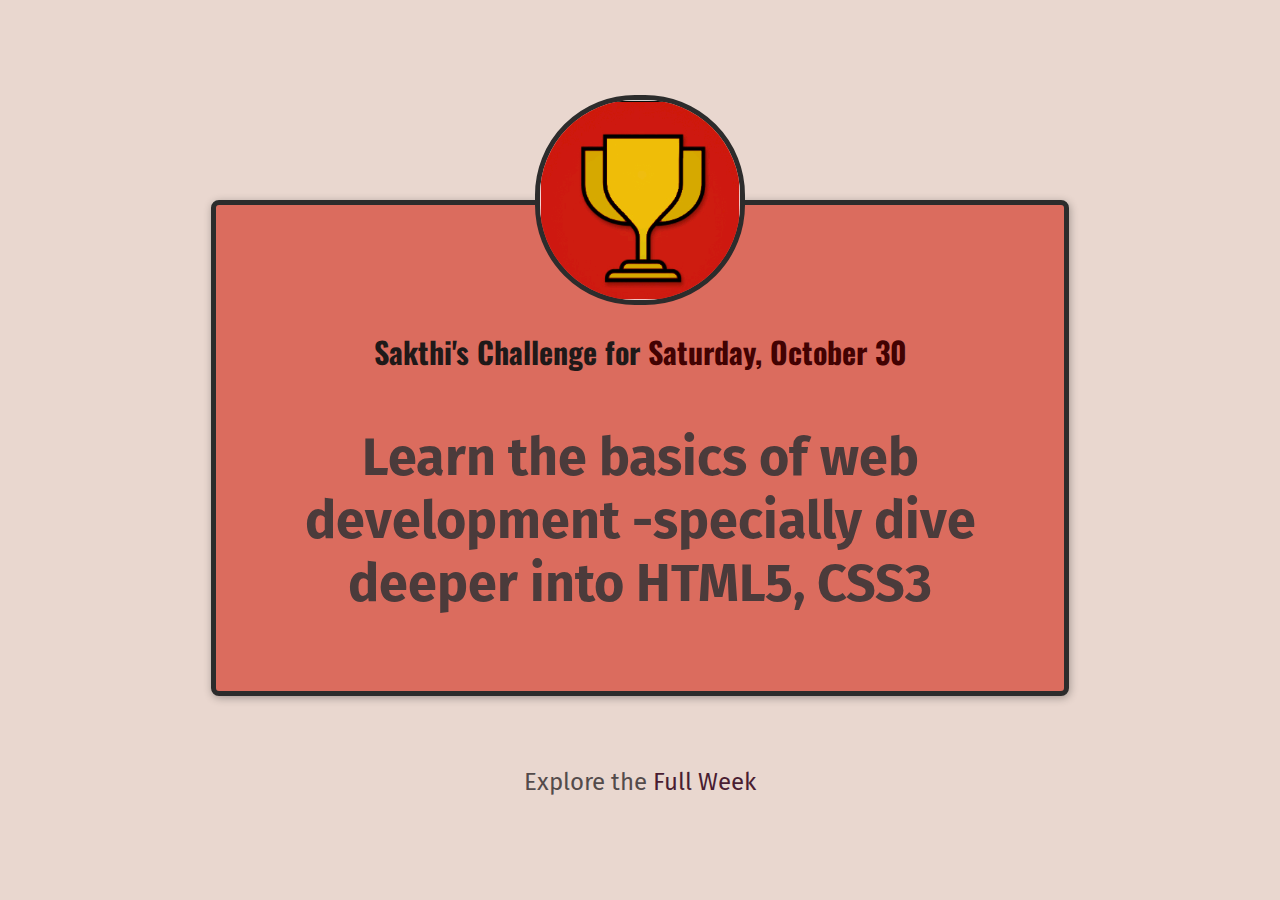
<file: index.html>
<!DOCTYPE html>
<html lang="en">
  <head>
    <meta charset="UTF-8" />
    <link rel="preconnect" href="https://fonts.googleapis.com" />
    <link rel="preconnect" href="https://fonts.gstatic.com" crossorigin />
    <link
      href="https://fonts.googleapis.com/css2?family=Fira+Sans:wght@400;700&family=Oswald:wght@700&display=swap"
      rel="stylesheet"
    />
    <link rel="stylesheet" href="styles/shared.css" />
    <link rel="stylesheet" href="styles/daily-challenge.css" />
    <title>My Daily Challenge</title>
  </head>
  <body>
    <main>
      <img src="images/challenge-trophy.png" alt="A trophy" />
      <h1>Sakthi's Challenge for <span>Saturday, October 30</span></h1>
      <p id="todays-challenge">
        Learn the basics of web development -specially dive deeper into HTML5,
        CSS3
      </p>
    </main>
    <footer>
      <p>Explore the <a href="full-week.html">Full Week</a></p>
    </footer>
  </body>
</html>
</file>
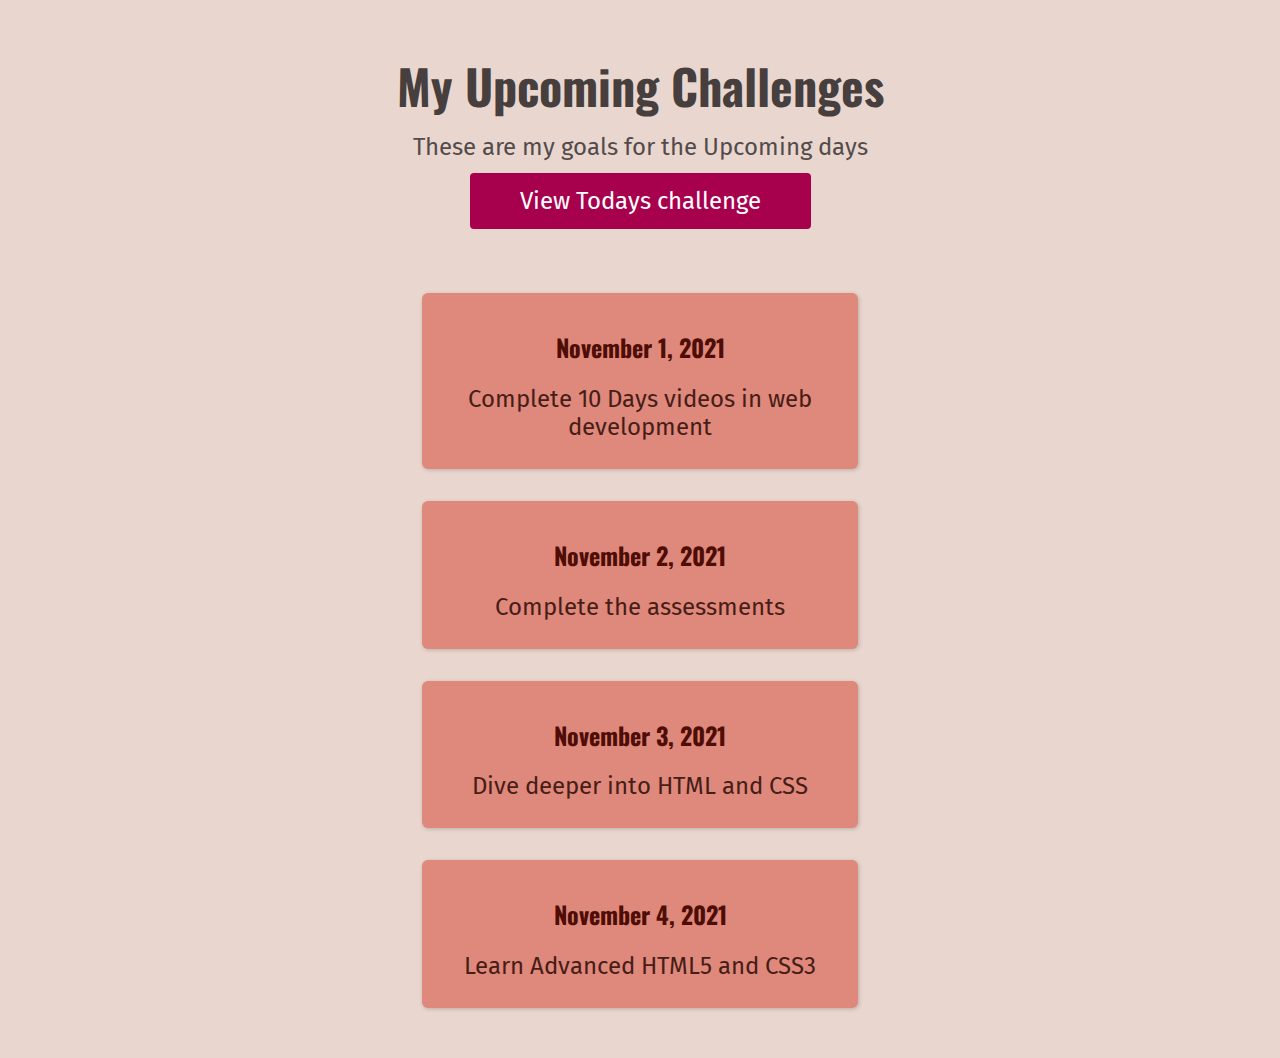
<file: full-week.html>
<!DOCTYPE html>
<html>
  <head>
    <meta charset="UTF-8" />
    <title>My Upcoming Challenge</title>
    <link rel="preconnect" href="https://fonts.googleapis.com" />
    <link rel="preconnect" href="https://fonts.gstatic.com" crossorigin />
    <link
      href="https://fonts.googleapis.com/css2?family=Fira+Sans:wght@400;700&family=Oswald:wght@700&display=swap"
      rel="stylesheet"
    />
    <link rel="stylesheet" href="styles/shared.css" />
    <link rel="stylesheet" href="styles/full-week.css" />
  </head>
  <body>
    <header>
      <h1>My Upcoming Challenges</h1>
      <p id="description">These are my goals for the Upcoming days</p>
      <a href="index.html">View Todays challenge</a>
    </header>
    <main>
      <ol>
        <li>
          <h2>November 1, 2021</h2>
          <p>Complete 10 Days videos in web development</p>
        </li>
        <li class="highlight-goal">
          <h2>November 2, 2021</h2>
          <p>Complete the assessments</p>
        </li>
        <li class="highlight-goal">
          <h2>November 3, 2021</h2>
          <p>Dive deeper into HTML and CSS</p>
        </li>
        <li>
          <h2>November 4, 2021</h2>
          <p>Learn Advanced HTML5 and CSS3</p>
        </li>
      </ol>
    </main>
  </body>
</html>
</file>
<file: styles/shared.css>
body {
  text-align: center;
  background-color: rgb(233, 215, 207);
  color: rgb(83, 75, 75);
  margin: 50px;
}

h1 {
  font-weight: bold;
  font-family: "Oswald", sans-serif;
}

p {
  font-family: "Fira Sans", sans-serif;
  font-size: 24px;
}

a {
  font-family: "Fira Sans", sans-serif;
  text-decoration: none;
  color: rgb(167, 1, 78);
}
a:hover {
  text-decoration: underline;
}
</file>
<file: styles/daily-challenge.css>
img {
  width: 200px;
  height: 200px;
  border-radius: 100px;
  margin-top: -134px;
  border: 5px solid rgb(44, 44, 44);
}
#todays-challenge {
  color: rgb(75, 59, 59);
  font-weight: bold;
  font-size: 52px;
}

h1 {
  font-size: 30px;
  color: rgb(31, 25, 25);
}

span {
  color: rgb(66, 2, 2);
}
a {
  color: rgb(73, 29, 50);
}
main {
  width: 800px;
  margin: 200px auto 72px auto;
  background-color: rgb(219, 108, 94);
  border-radius: 8px;
  box-shadow: 1px 2px 8px rgba(0, 0, 0, 0.3);
  padding: 24px;
  border: 5px solid rgb(44, 44, 44);
}
</file>
<file: styles/full-week.css>
header {
  margin-bottom: 64px;
}
h1 {
  font-size: 48px;
  color: rgb(71, 62, 62);
  margin: 0;
}

a {
  background-color: rgb(167, 1, 78);
  color: white;
  border-radius: 4px;
  font-size: 24px;
  padding: 12px 48px;
  border: 2px solid rgb(167, 1, 78);
  display: inline-block;
  margin: 0;
}

a:hover {
  text-decoration: none;
  background-color: rgb(180, 12, 90);
}
ol {
  list-style: none;
  width: 500px;
  margin: 36px auto 0 auto;
  padding: 0;
}

li {
  padding: 16px;
  background-color: rgb(223, 136, 124);
  box-shadow: 1px 1px 4px rgba(0, 0, 0, 0.2);
  border-radius: 6px;
  margin: 32px;
  color: rgb(71, 62, 62);
}

/* header p {
  margin-bottom: 36px;
} */

#description {
  margin: 12px;
}

h2 {
  font-family: "Oswald", sans-serif;
  color: rgb(78, 13, 5);
}

main p {
  margin: 12px;
  color: rgb(71, 29, 22);
}

.highlight-goal {
  color: rgb(224, 91, 73);
}
</file>
